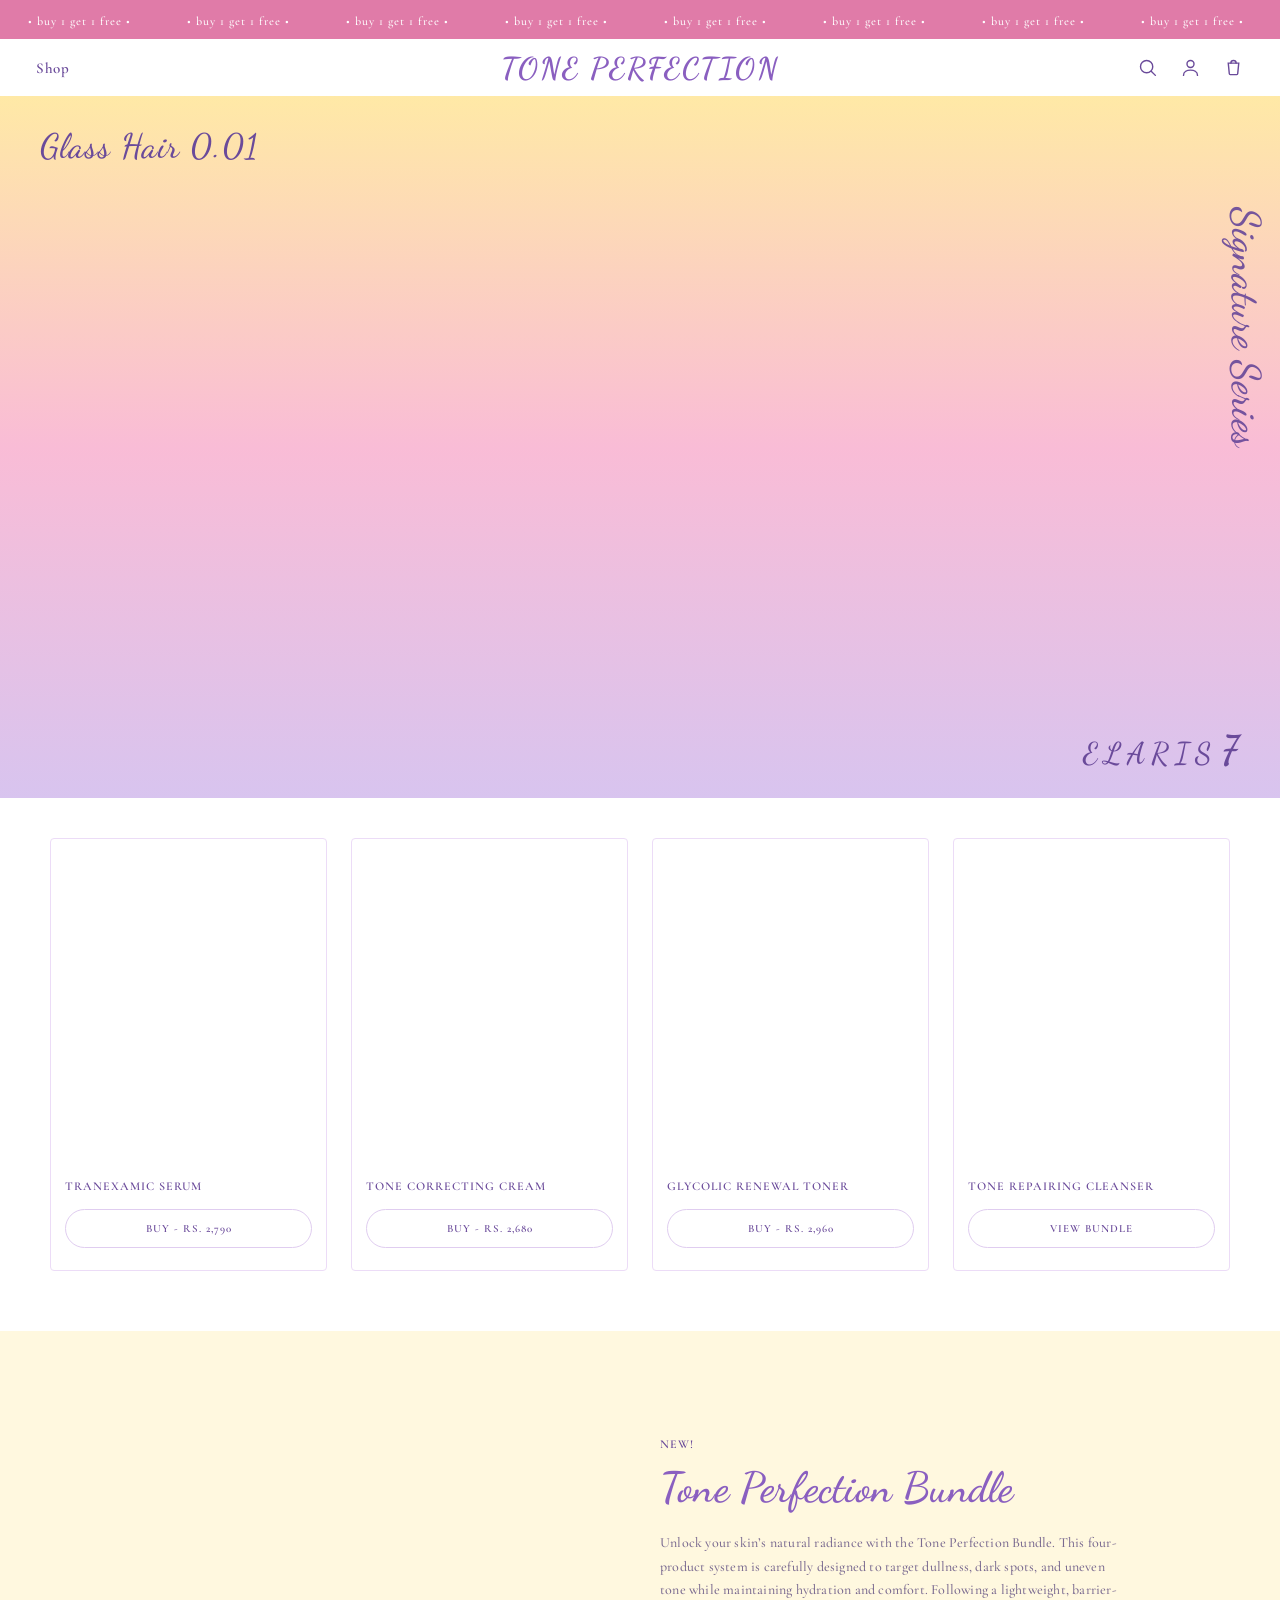
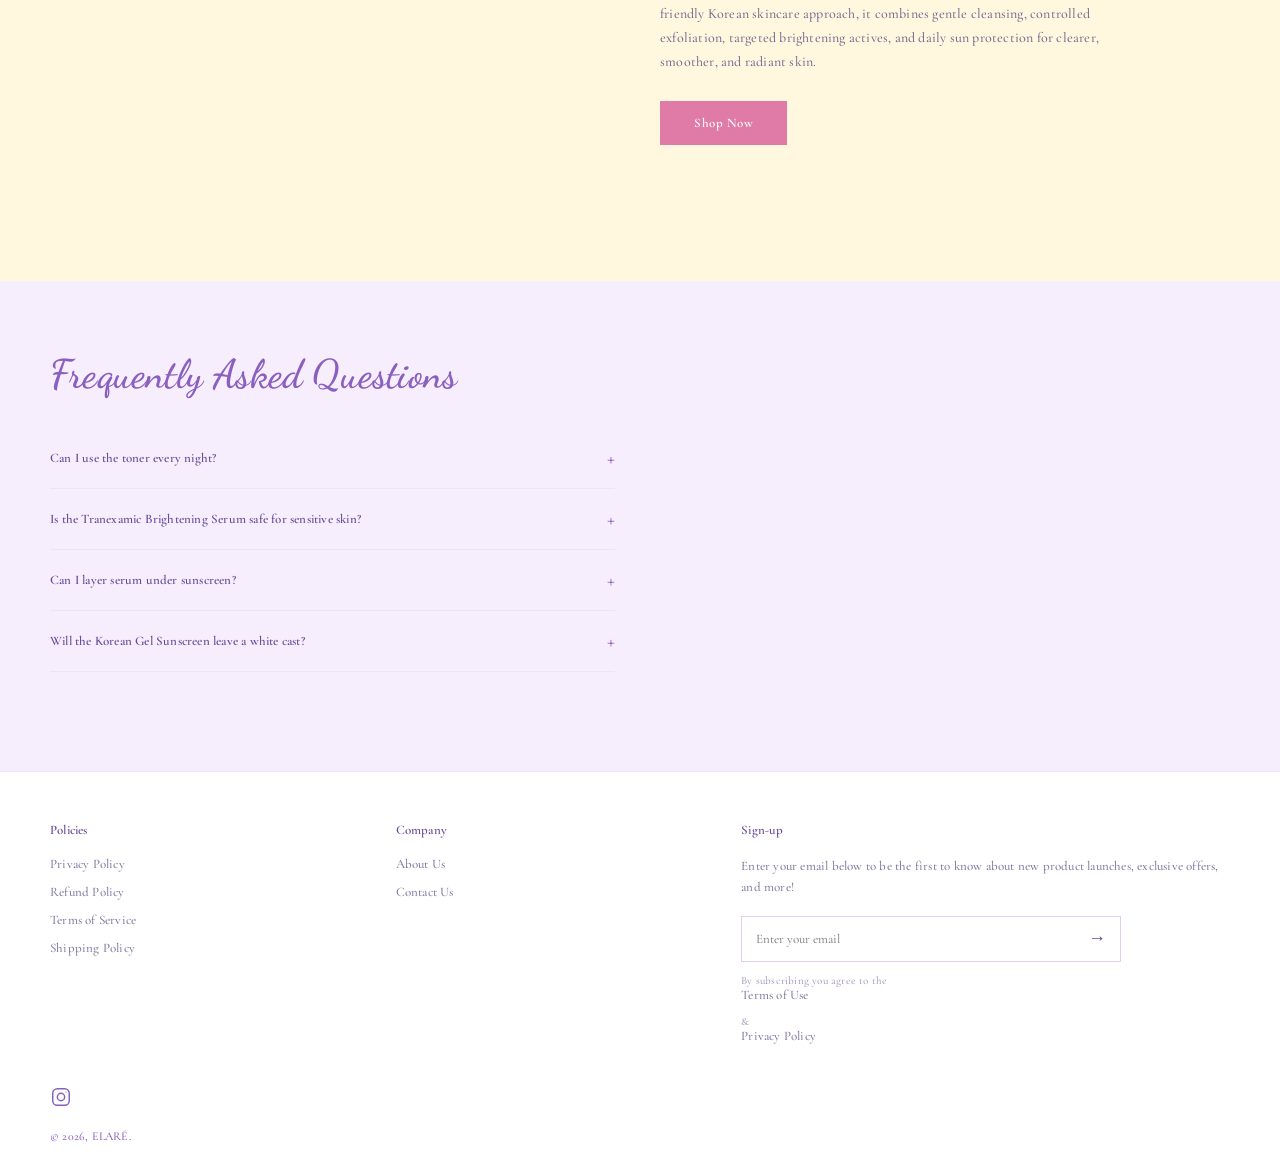
<file: index.html>
<!DOCTYPE html>
<html lang="en">
<head>
  <meta charset="UTF-8" />
  <meta name="viewport" content="width=device-width, initial-scale=1.0" />
  <title>TONE PERFECTION</title>
  <link rel="preconnect" href="https://fonts.googleapis.com" />
  <link rel="preconnect" href="https://fonts.gstatic.com" crossorigin />
  <link href="https://fonts.googleapis.com/css2?family=Cormorant+Garamond:ital,wght@0,400;0,500;0,600;1,500&family=Dancing+Script:wght@400;500;600;700&display=swap" rel="stylesheet" />
  <style>
    * { margin: 0; padding: 0; box-sizing: border-box; }

    body {
      font-family: 'Cormorant Garamond', serif;
      font-weight: 500;
      font-size: 17px;
      letter-spacing: 0.2px;
      color: #6a4a9a;
      background: #ffffff;
    }

    /* ---------- Announcement bar ---------- */
    .announcement {
      background: #e07ba8;
      color: #ffffff;
      overflow: hidden;
      white-space: nowrap;
      padding: 9px 0;
    }
    .announcement-track {
      display: inline-flex;
      width: max-content;
      font-size: 12px;
      letter-spacing: 1px;
      animation: marquee 22s linear infinite;
    }
    .announcement-track span {
      padding: 0 28px;
    }
    @keyframes marquee {
      from { transform: translateX(0); }
      to   { transform: translateX(-50%); }
    }

    /* ---------- Navbar ---------- */
    .navbar {
      display: flex;
      align-items: center;
      justify-content: space-between;
      padding: 18px 36px;
      background: #ffffff;
      position: relative;
    }
    .nav-left .shop-link {
      font-size: 15px;
      font-weight: 600;
      color: #6a4a9a;
      text-decoration: none;
      letter-spacing: 0.5px;
    }
    .nav-logo {
      position: absolute;
      left: 50%;
      transform: translateX(-50%);
      font-family: 'Dancing Script', cursive;
      font-size: 30px;
      font-weight: 700;
      letter-spacing: 2px;
      white-space: nowrap;
      color: #8a5fc0;
    }
    .nav-right {
      display: flex;
      align-items: center;
      gap: 22px;
    }
    .nav-right .icon {
      width: 21px;
      height: 21px;
      stroke: #6a4a9a;
      cursor: pointer;
    }
    .hamburger { display: none; flex-direction: column; gap: 5px; cursor: pointer; }
    .hamburger span { display: block; width: 24px; height: 2px; background: #6a4a9a; }

    /* ---------- Hero ---------- */
    .hero {
      position: relative;
      height: 78vh;
      min-height: 460px;
      /* sky -> peach gradient placeholder (product image area left empty) */
      background: linear-gradient(180deg, #ffe9a6 0%, #f9bcd6 50%, #d8c4ef 100%);
      overflow: hidden;
    }
    .hero-title {
      position: absolute;
      top: 30px;
      left: 40px;
      font-family: 'Dancing Script', cursive;
      font-size: 34px;
      font-weight: 500;
      color: #6a4a9a;
      letter-spacing: 1px;
    }
    .hero-series {
      position: absolute;
      top: 50%;
      right: 34px;
      transform: translateY(-50%) rotate(90deg);
      transform-origin: right center;
      font-family: 'Dancing Script', cursive;
      font-size: 40px;
      color: #6a4a9a;
      opacity: 0.92;
      white-space: nowrap;
    }
    /* EMPTY image placeholder area in the center of the hero */
    .hero-image-area {
      position: absolute;
      left: 50%;
      bottom: 0;
      transform: translateX(-50%);
      width: 60%;
      height: 80%;
      /* intentionally left empty for product image */
    }
    .hero-brand {
      position: absolute;
      bottom: 24px;
      right: 36px;
      font-family: 'Dancing Script', cursive;
      font-size: 30px;
      letter-spacing: 6px;
      color: #6a4a9a;
      display: flex;
      align-items: baseline;
      gap: 4px;
    }
    .hero-brand .seven { font-size: 40px; font-weight: 600; }

    /* ---------- Responsive / Mobile ---------- */
    @media (max-width: 768px) {
      .navbar { padding: 16px 20px; }
      .nav-left .shop-link { display: none; }
      .hamburger { display: flex; }
      .nav-logo { font-size: 18px; letter-spacing: 1px; }
      .nav-right { gap: 16px; }
      .nav-right .account { display: none; }

      .hero { height: 70vh; min-height: 380px; }
      .hero-title { font-size: 22px; top: 22px; left: 22px; }
      .hero-series { font-size: 26px; right: 20px; }
      .hero-image-area { width: 78%; }
      .hero-brand { font-size: 20px; letter-spacing: 4px; bottom: 18px; right: 22px; }
      .hero-brand .seven { font-size: 28px; }

      .announcement-track { font-size: 10px; }
    }

    /* ---------- Products section ---------- */
    .products {
      padding: 40px 36px 60px;
      background: #ffffff;
    }
    .products-grid {
      display: grid;
      grid-template-columns: repeat(4, 1fr);
      gap: 24px;
      max-width: 1180px;
      margin: 0 auto;
    }
    .product-card {
      border: 1px solid #ecdcf7;
      border-radius: 4px;
      padding: 14px 14px 22px;
      display: flex;
      flex-direction: column;
      align-items: center;
      text-align: center;
      background: #ffffff;
    }
    /* EMPTY product image placeholder */
    .product-image-area {
      width: 100%;
      height: 320px;
      /* intentionally left empty for product image */
    }
    .product-name {
      font-size: 12px;
      font-weight: 600;
      letter-spacing: 1px;
      color: #6a4a9a;
      align-self: flex-start;
      margin: 6px 0 16px;
    }
    .product-btn {
      width: 100%;
      padding: 12px 0;
      border: 1px solid #e0cdf0;
      border-radius: 30px;
      background: transparent;
      font-family: 'Cormorant Garamond', serif;
      font-size: 11px;
      font-weight: 600;
      letter-spacing: 1px;
      color: #6a4a9a;
      cursor: pointer;
      transition: background 0.2s, color 0.2s;
    }
    .product-btn:hover { background: #e07ba8; color: #fff; border-color: #e07ba8; }

    @media (max-width: 768px) {
      .products { padding: 28px 0 40px 18px; }
      .products-grid {
        display: flex;
        gap: 16px;
        overflow-x: auto;
        scroll-snap-type: x mandatory;
        padding-bottom: 8px;
        -webkit-overflow-scrolling: touch;
      }
      .products-grid::-webkit-scrollbar { display: none; }
      .product-card {
        flex: 0 0 78%;
        scroll-snap-align: start;
      }
      .product-image-area { height: 340px; }
    }

    /* ---------- Bundle section ---------- */
    .bundle {
      background: #fff8df;   /* soft yellow */
      padding: 50px 36px 80px;
    }
    .bundle-inner {
      display: grid;
      grid-template-columns: 1fr 1fr;
      align-items: center;
      gap: 40px;
      max-width: 1180px;
      margin: 0 auto;
    }
    /* EMPTY bundle image placeholder */
    .bundle-image-area {
      width: 100%;
      height: 420px;
      /* intentionally left empty for product image */
    }
    .bundle-content { max-width: 460px; }
    .bundle-tag {
      font-size: 12px;
      font-weight: 600;
      letter-spacing: 1px;
      color: #6a4a9a;
      margin-bottom: 14px;
    }
    .bundle-title {
      font-family: 'Dancing Script', cursive;
      font-size: 42px;
      font-weight: 600;
      color: #8a5fc0;
      margin-bottom: 20px;
      line-height: 1.1;
    }
    .bundle-text {
      font-size: 14px;
      line-height: 1.7;
      color: #7a6a90;
      margin-bottom: 28px;
    }
    .bundle-btn {
      padding: 14px 34px;
      border: none;
      background: #e07ba8;
      color: #fff;
      font-family: 'Cormorant Garamond', serif;
      font-size: 13px;
      font-weight: 600;
      letter-spacing: 0.5px;
      cursor: pointer;
      transition: background 0.2s;
    }
    .bundle-btn:hover { background: #d4659a; }

    @media (max-width: 768px) {
      .bundle { padding: 30px 22px 50px; }
      .bundle-inner {
        grid-template-columns: 1fr;
        gap: 24px;
        text-align: center;
      }
      .bundle-content { max-width: 100%; }
      .bundle-image-area { height: 320px; }
      .bundle-title { font-size: 32px; }
      .bundle-btn { width: 100%; }
    }

    /* ---------- FAQ section ---------- */
    .faq {
      background: #f6eefc;   /* soft light purple */
      padding: 50px 36px 80px;
    }
    .faq-inner {
      display: grid;
      grid-template-columns: 1fr 1fr;
      align-items: center;
      gap: 50px;
      max-width: 1180px;
      margin: 0 auto;
    }
    .faq-title {
      font-family: 'Dancing Script', cursive;
      font-size: 40px;
      font-weight: 600;
      color: #8a5fc0;
      margin-bottom: 30px;
    }
    .faq-item {
      border-bottom: 1px solid #efe4f6;
    }
    .faq-item summary {
      list-style: none;
      cursor: pointer;
      display: flex;
      justify-content: space-between;
      align-items: center;
      gap: 16px;
      padding: 18px 0;
      font-size: 13px;
      font-weight: 600;
      color: #6a4a9a;
    }
    .faq-item summary::-webkit-details-marker { display: none; }
    .faq-item summary .plus {
      font-size: 20px;
      font-weight: 400;
      color: #8a5fc0;
      transition: transform 0.2s;
    }
    .faq-item[open] summary .plus { transform: rotate(45deg); }
    .faq-answer {
      font-size: 13px;
      line-height: 1.7;
      color: #7a6a90;
      padding: 0 0 18px;
    }
    /* EMPTY faq image placeholder */
    .faq-image-area {
      width: 100%;
      height: 360px;
      /* intentionally left empty for image */
    }

    @media (max-width: 768px) {
      .faq { padding: 30px 22px 50px; }
      .faq-inner {
        grid-template-columns: 1fr;
        gap: 28px;
      }
      .faq-title { font-size: 30px; }
      .faq-image-area { height: 300px; order: -1; }
    }

    /* ---------- Footer ---------- */
    .footer {
      border-top: 1px solid #efe4f6;
      padding: 50px 36px 30px;
    }
    .footer-top {
      display: grid;
      grid-template-columns: 1fr 1fr 1.6fr;
      gap: 40px;
      max-width: 1180px;
      margin: 0 auto;
    }
    .footer-col summary {
      list-style: none;
      display: flex;
      justify-content: space-between;
      align-items: center;
      font-size: 13px;
      font-weight: 600;
      color: #6a4a9a;
      margin-bottom: 18px;
      pointer-events: none;   /* desktop: not clickable */
      cursor: default;
    }
    .footer-col summary::-webkit-details-marker { display: none; }
    .footer-col .plus { font-size: 18px; color: #8a5fc0; display: none; }
    .footer-links { display: block; }      /* always open on desktop */
    .footer-links a {
      display: block;
      font-size: 13px;
      color: #8377a0;
      text-decoration: none;
      margin-bottom: 12px;
    }
    .footer-links a:hover { color: #8a5fc0; }

    .signup-text { font-size: 13px; line-height: 1.6; color: #8377a0; margin-bottom: 18px; }
    .signup-form {
      display: flex;
      align-items: center;
      border: 1px solid #e0cdf0;
      max-width: 380px;
      padding: 4px 6px 4px 14px;
    }
    .signup-form input {
      flex: 1;
      border: none;
      outline: none;
      font-family: 'Cormorant Garamond', serif;
      font-size: 13px;
      padding: 10px 0;
      background: transparent;
      color: #6a4a9a;
    }
    .signup-form button {
      border: none;
      background: transparent;
      font-size: 18px;
      cursor: pointer;
      color: #6a4a9a;
      padding: 0 8px;
    }
    .signup-note { font-size: 11px; color: #a99bbf; margin-top: 12px; }
    .signup-note a { color: #8377a0; }

    .footer-bottom {
      max-width: 1180px;
      margin: 30px auto 0;
    }
    .footer-ig {
      width: 22px; height: 22px;
      stroke: #8a5fc0; fill: none;
      margin-bottom: 16px;
    }
    .footer-copy { font-size: 12px; color: #8a5fc0; }

    @media (max-width: 768px) {
      .footer { padding: 30px 22px 24px; }
      .footer-top { grid-template-columns: 1fr; gap: 0; }
      .footer-col {
        border-bottom: 1px solid #efe4f6;
        padding: 16px 0;
      }
      .footer-col summary { margin-bottom: 0; cursor: pointer; pointer-events: auto; }
      .footer-col .plus { display: block; }
      .footer-col:not([open]) .footer-links { display: none; }
      .footer-col[open] .footer-links { margin-top: 16px; }
      .footer-bottom { text-align: right; }
      .footer-ig { margin-right: auto; }
      .footer-copy { text-align: right; }
    }
  </style>
</head>
<body>

  <!-- Announcement bar (non-stop right-to-left marquee) -->
  <div class="announcement">
    <div class="announcement-track">
      <span>• buy 1 get 1 free •</span>
      <span>• buy 1 get 1 free •</span>
      <span>• buy 1 get 1 free •</span>
      <span>• buy 1 get 1 free •</span>
      <span>• buy 1 get 1 free •</span>
      <span>• buy 1 get 1 free •</span>
      <span>• buy 1 get 1 free •</span>
      <span>• buy 1 get 1 free •</span>
      <!-- duplicate set for seamless loop -->
      <span>• buy 1 get 1 free •</span>
      <span>• buy 1 get 1 free •</span>
      <span>• buy 1 get 1 free •</span>
      <span>• buy 1 get 1 free •</span>
      <span>• buy 1 get 1 free •</span>
      <span>• buy 1 get 1 free •</span>
      <span>• buy 1 get 1 free •</span>
      <span>• buy 1 get 1 free •</span>
    </div>
  </div>

  <!-- Navbar -->
  <nav class="navbar">
    <div class="nav-left">
      <div class="hamburger" aria-label="Menu">
        <span></span><span></span><span></span>
      </div>
      <a href="#" class="shop-link">Shop</a>
    </div>

    <div class="nav-logo">TONE PERFECTION</div>

    <div class="nav-right">
      <!-- Search -->
      <svg class="icon" viewBox="0 0 24 24" fill="none" stroke-width="1.6" stroke-linecap="round">
        <circle cx="11" cy="11" r="7"></circle>
        <line x1="21" y1="21" x2="16.5" y2="16.5"></line>
      </svg>
      <!-- Account -->
      <svg class="icon account" viewBox="0 0 24 24" fill="none" stroke-width="1.6" stroke-linecap="round">
        <circle cx="12" cy="8" r="4"></circle>
        <path d="M4 21c0-4 4-6 8-6s8 2 8 6"></path>
      </svg>
      <!-- Cart -->
      <svg class="icon" viewBox="0 0 24 24" fill="none" stroke-width="1.6" stroke-linecap="round">
        <path d="M6 7h12l-1.2 12.2a1 1 0 0 1-1 .9H8.2a1 1 0 0 1-1-.9L6 7z"></path>
        <path d="M9 7a3 3 0 0 1 6 0"></path>
      </svg>
    </div>
  </nav>

  <!-- Hero (product image area left EMPTY) -->
  <section class="hero">
    <h1 class="hero-title">Glass Hair 0.01</h1>
    <div class="hero-series">Signature Series</div>

    <!-- Empty placeholder for product image -->
    <div class="hero-image-area"></div>

    <div class="hero-brand"><span>ELARIS</span><span class="seven">7</span></div>
  </section>

  <!-- Products (image areas left EMPTY) -->
  <section class="products">
    <div class="products-grid">

      <div class="product-card">
        <div class="product-image-area"></div>
        <div class="product-name">TRANEXAMIC SERUM</div>
        <button class="product-btn">BUY - RS. 2,790</button>
      </div>

      <div class="product-card">
        <div class="product-image-area"></div>
        <div class="product-name">TONE CORRECTING CREAM</div>
        <button class="product-btn">BUY - RS. 2,680</button>
      </div>

      <div class="product-card">
        <div class="product-image-area"></div>
        <div class="product-name">GLYCOLIC RENEWAL TONER</div>
        <button class="product-btn">BUY - RS. 2,960</button>
      </div>

      <div class="product-card">
        <div class="product-image-area"></div>
        <div class="product-name">TONE REPAIRING CLEANSER</div>
        <button class="product-btn">VIEW BUNDLE</button>
      </div>

    </div>
  </section>

  <!-- Bundle (image area left EMPTY) -->
  <section class="bundle">
    <div class="bundle-inner">
      <div class="bundle-image-area"></div>
      <div class="bundle-content">
        <div class="bundle-tag">NEW!</div>
        <h2 class="bundle-title">Tone Perfection Bundle</h2>
        <p class="bundle-text">Unlock your skin’s natural radiance with the Tone Perfection Bundle. This four-product system is carefully designed to target dullness, dark spots, and uneven tone while maintaining hydration and comfort. Following a lightweight, barrier-friendly Korean skincare approach, it combines gentle cleansing, controlled exfoliation, targeted brightening actives, and daily sun protection for clearer, smoother, and radiant skin.</p>
        <button class="bundle-btn">Shop Now</button>
      </div>
    </div>
  </section>

  <!-- FAQ (image area left EMPTY) -->
  <section class="faq">
    <div class="faq-inner">
    <div class="faq-list">
      <h2 class="faq-title">Frequently Asked Questions</h2>

      <details class="faq-item">
        <summary>Can I use the toner every night? <span class="plus">+</span></summary>
        <div class="faq-answer">Start 2–3 times per week and increase as tolerated to avoid irritation from exfoliating acids.</div>
      </details>

      <details class="faq-item">
        <summary>Is the Tranexamic Brightening Serum safe for sensitive skin? <span class="plus">+</span></summary>
        <div class="faq-answer">Yes. It combines gentle brightening actives with soothing ingredients like centella to calm the skin.</div>
      </details>

      <details class="faq-item">
        <summary>Can I layer serum under sunscreen? <span class="plus">+</span></summary>
        <div class="faq-answer">Absolutely. Applying serum first enhances hydration and allows sunscreen to absorb evenly.</div>
      </details>

      <details class="faq-item">
        <summary>Will the Korean Gel Sunscreen leave a white cast? <span class="plus">+</span></summary>
        <div class="faq-answer">No. It blends effortlessly, leaving a lightweight, non-greasy finish suitable for all skin.</div>
      </details>
    </div>

    <div class="faq-image-area"></div>
    </div>
  </section>

  <!-- Footer -->
  <footer class="footer">
    <div class="footer-top">

      <details class="footer-col">
        <summary>Policies <span class="plus">+</span></summary>
        <div class="footer-links">
          <a href="#">Privacy Policy</a>
          <a href="#">Refund Policy</a>
          <a href="#">Terms of Service</a>
          <a href="#">Shipping Policy</a>
        </div>
      </details>

      <details class="footer-col">
        <summary>Company <span class="plus">+</span></summary>
        <div class="footer-links">
          <a href="#">About Us</a>
          <a href="#">Contact Us</a>
        </div>
      </details>

      <details class="footer-col">
        <summary>Sign-up <span class="plus">+</span></summary>
        <div class="footer-links">
          <p class="signup-text">Enter your email below to be the first to know about new product launches, exclusive offers, and more!</p>
          <form class="signup-form" onsubmit="return false;">
            <input type="email" placeholder="Enter your email" />
            <button type="submit" aria-label="Subscribe">&#8594;</button>
          </form>
          <p class="signup-note">By subscribing you agree to the <a href="#">Terms of Use</a> &amp; <a href="#">Privacy Policy</a></p>
        </div>
      </details>

    </div>

    <div class="footer-bottom">
      <svg class="footer-ig" viewBox="0 0 24 24" stroke-width="1.6" stroke-linecap="round">
        <rect x="3" y="3" width="18" height="18" rx="5"></rect>
        <circle cx="12" cy="12" r="4"></circle>
        <circle cx="17.5" cy="6.5" r="0.6" fill="#8a5fc0" stroke="none"></circle>
      </svg>
      <div class="footer-copy">© 2026, ELARÉ.</div>
    </div>
  </footer>

  <script>
    // Footer columns: always open on desktop, collapsible on mobile
    (function () {
      var desktopMQ = window.matchMedia('(min-width: 769px)');
      function syncFooter() {
        var isDesktop = desktopMQ.matches;
        document.querySelectorAll('.footer-col').forEach(function (col) {
          if (isDesktop) col.open = true;
          else col.open = false;
        });
      }
      syncFooter();
      desktopMQ.addEventListener('change', syncFooter);
    })();
  </script>

</body>
</html>
</file>
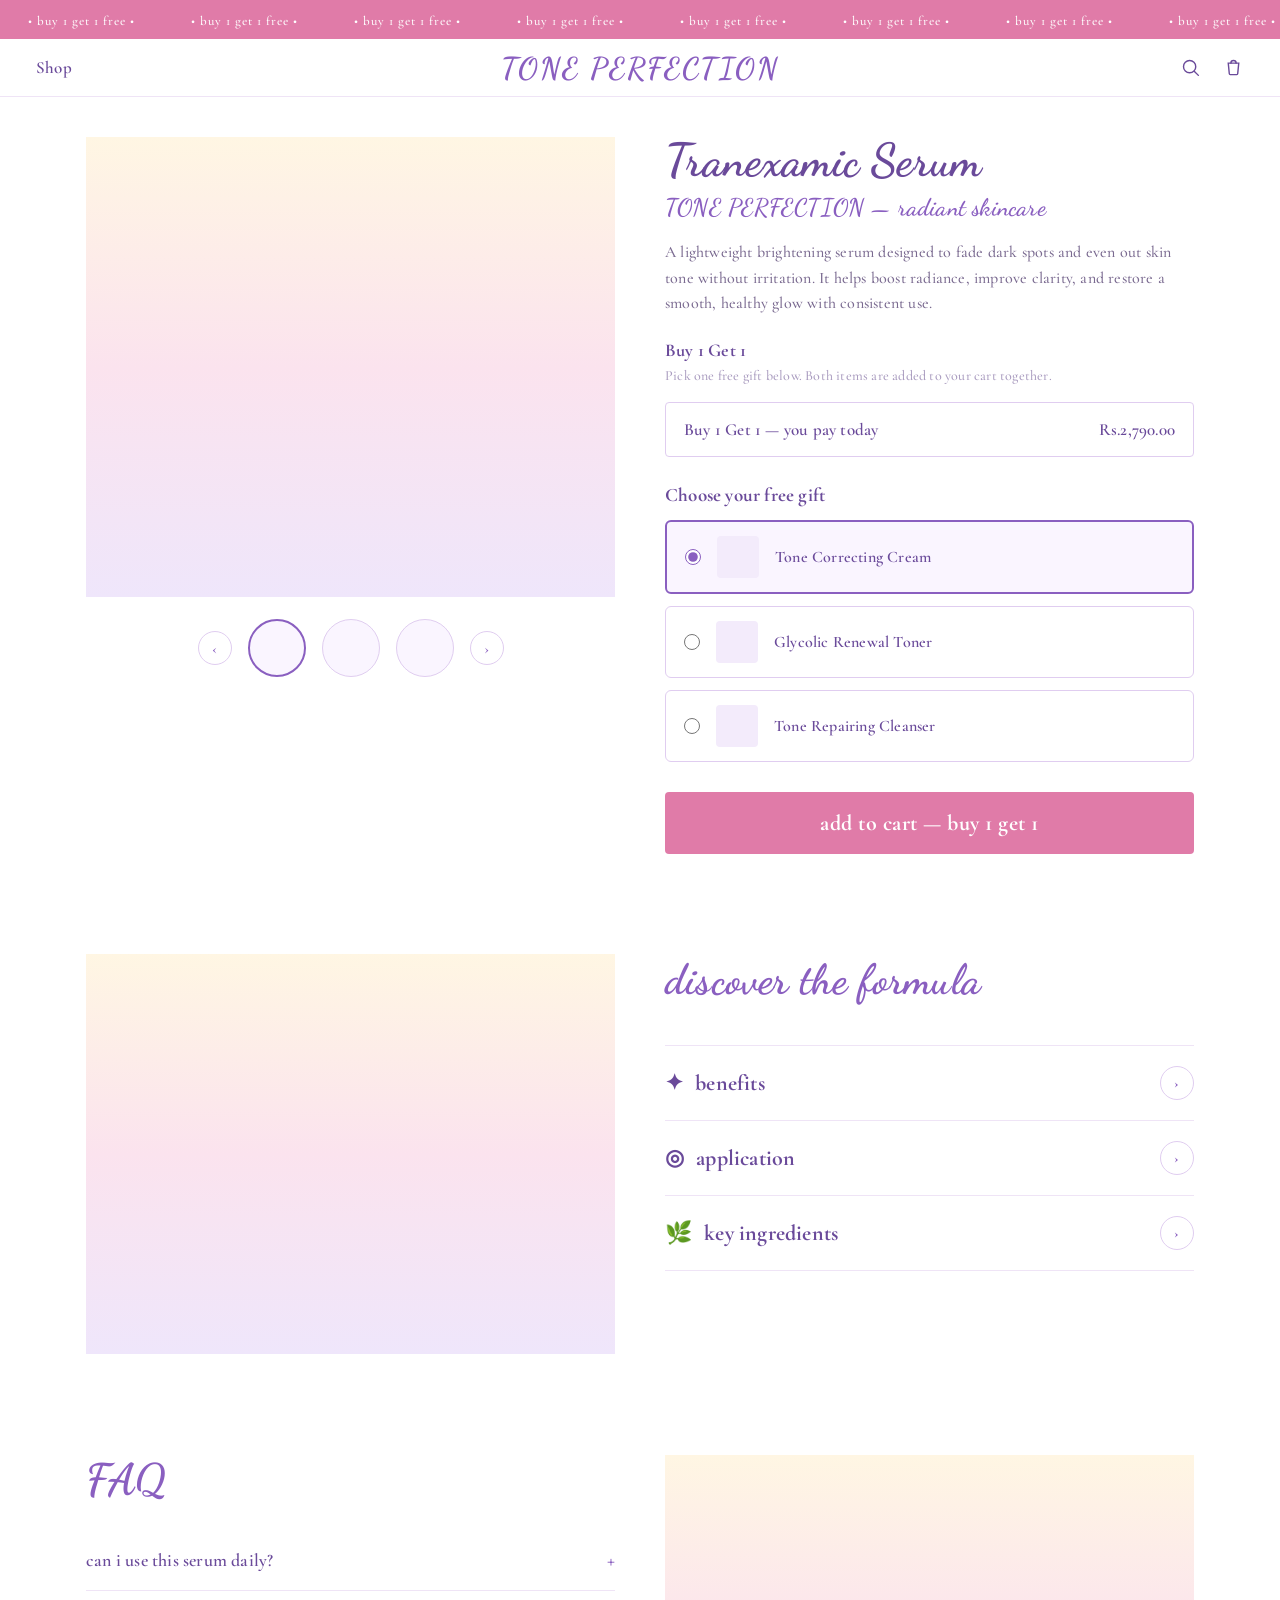
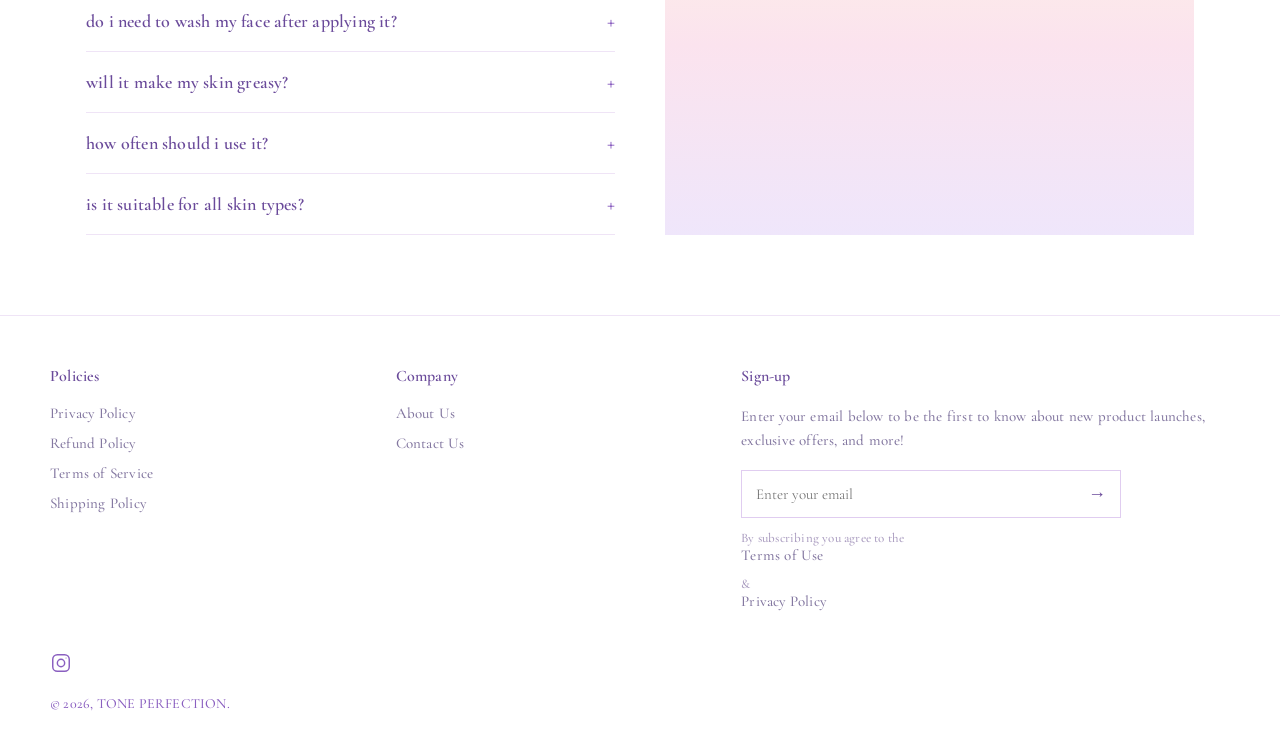
<file: product.html>
<!DOCTYPE html>
<html lang="en">
<head>
  <meta charset="UTF-8" />
  <meta name="viewport" content="width=device-width, initial-scale=1.0" />
  <title>Tranexamic Serum — TONE PERFECTION</title>
  <link rel="preconnect" href="https://fonts.googleapis.com" />
  <link rel="preconnect" href="https://fonts.gstatic.com" crossorigin />
  <link href="https://fonts.googleapis.com/css2?family=Cormorant+Garamond:ital,wght@0,400;0,500;0,600;1,500&family=Dancing+Script:wght@400;500;600;700&display=swap" rel="stylesheet" />
  <style>
    * { margin: 0; padding: 0; box-sizing: border-box; }

    body {
      font-family: 'Cormorant Garamond', serif;
      font-weight: 500;
      font-size: 17px;
      letter-spacing: 0.2px;
      color: #6a4a9a;
      background: #ffffff;
    }

    /* ---------- Announcement bar ---------- */
    .announcement {
      background: #e07ba8;
      color: #ffffff;
      overflow: hidden;
      white-space: nowrap;
      padding: 9px 0;
    }
    .announcement-track {
      display: inline-flex;
      width: max-content;
      font-size: 13px;
      letter-spacing: 1px;
      animation: marquee 22s linear infinite;
    }
    .announcement-track span { padding: 0 28px; }
    @keyframes marquee {
      from { transform: translateX(0); }
      to   { transform: translateX(-50%); }
    }

    /* ---------- Navbar ---------- */
    .navbar {
      display: flex;
      align-items: center;
      justify-content: space-between;
      padding: 18px 36px;
      background: #ffffff;
      position: relative;
      border-bottom: 1px solid #efe4f6;
    }
    .nav-left .shop-link {
      font-size: 17px;
      font-weight: 600;
      color: #6a4a9a;
      text-decoration: none;
    }
    .nav-logo {
      font-family: 'Dancing Script', cursive;
      position: absolute;
      left: 50%;
      transform: translateX(-50%);
      font-size: 30px;
      font-weight: 700;
      letter-spacing: 2px;
      white-space: nowrap;
      color: #8a5fc0;
      text-decoration: none;
    }
    .nav-right { display: flex; align-items: center; gap: 22px; }
    .nav-right .icon { width: 21px; height: 21px; stroke: #6a4a9a; cursor: pointer; }
    .hamburger { display: none; flex-direction: column; gap: 5px; cursor: pointer; }
    .hamburger span { display: block; width: 24px; height: 2px; background: #6a4a9a; }

    /* ---------- Product layout ---------- */
    .product {
      display: grid;
      grid-template-columns: 1fr 1fr;
      gap: 50px;
      max-width: 1180px;
      margin: 0 auto;
      padding: 40px 36px 80px;
    }

    /* Gallery */
    .gallery-main {
      width: 100%;
      height: 460px;
      background: linear-gradient(180deg, #fff6e3 0%, #fbe3ee 50%, #efe6fb 100%);
      /* image area left EMPTY */
    }
    .gallery-thumbs {
      display: flex;
      align-items: center;
      justify-content: center;
      gap: 16px;
      margin-top: 22px;
    }
    .thumb-arrow {
      width: 34px; height: 34px;
      border: 1px solid #e0cdf0;
      border-radius: 50%;
      display: flex; align-items: center; justify-content: center;
      cursor: pointer;
      color: #8a5fc0;
      background: #fff;
      flex-shrink: 0;
    }
    .thumb {
      width: 58px; height: 58px;
      border-radius: 50%;
      border: 1px solid #e0cdf0;
      background: #faf5ff;
      /* thumbnail image area left EMPTY */
    }
    .thumb.active { border: 2px solid #8a5fc0; }

    /* Info */
    .p-title { font-family: 'Dancing Script', cursive; font-size: 46px; font-weight: 700; color: #6a4a9a; line-height: 1.05; }
    .p-subtitle { font-family: 'Dancing Script', cursive; font-size: 24px; font-weight: 600; color: #8a5fc0; margin: 8px 0 18px; }
    .p-desc { font-size: 16px; line-height: 1.6; color: #7a6a90; margin-bottom: 22px; }
    .p-offer-label { font-size: 18px; font-weight: 700; color: #6a4a9a; }
    .p-offer-note { font-size: 14px; color: #a99bbf; margin: 6px 0 18px; }

    .price-box {
      display: flex;
      justify-content: space-between;
      align-items: center;
      border: 1px solid #e0cdf0;
      border-radius: 4px;
      padding: 16px 18px;
      font-size: 17px;
      font-weight: 600;
      color: #6a4a9a;
      margin-bottom: 26px;
      cursor: pointer;
    }
    .price-box .price { color: #6a4a9a; }

    .gift-heading { font-size: 19px; font-weight: 700; color: #6a4a9a; margin-bottom: 14px; }
    .gift-option {
      display: flex;
      align-items: center;
      gap: 16px;
      border: 1px solid #e0cdf0;
      border-radius: 6px;
      padding: 14px 18px;
      margin-bottom: 12px;
      cursor: pointer;
    }
    .gift-option:has(input:checked) {
      border: 2px solid #8a5fc0;
      background: #faf5ff;
    }
    .gift-option input { width: 16px; height: 16px; accent-color: #8a5fc0; cursor: pointer; }
    .gift-thumb {
      width: 42px; height: 42px;
      border-radius: 4px;
      background: #f3ebfb;
      flex-shrink: 0;
      /* gift image area left EMPTY */
    }
    .gift-name { font-size: 16px; font-weight: 600; color: #6a4a9a; }

    .add-cart {
      width: 100%;
      margin-top: 18px;
      padding: 18px 0;
      border: none;
      border-radius: 4px;
      background: #e07ba8;
      color: #ffffff;
      font-family: 'Cormorant Garamond', serif;
      font-size: 22px;
      font-weight: 700;
      letter-spacing: 0.5px;
      cursor: pointer;
      transition: background 0.2s;
    }
    .add-cart:hover { background: #d4659a; }

    /* ---------- Discover the formula ---------- */
    .formula {
      display: grid;
      grid-template-columns: 1fr 1fr;
      gap: 50px;
      align-items: start;
      max-width: 1180px;
      margin: 0 auto;
      padding: 20px 36px 80px;
    }
    .formula-image-area {
      width: 100%;
      height: 400px;
      background: linear-gradient(180deg, #fff6e3 0%, #fbe3ee 50%, #efe6fb 100%);
      /* image area left EMPTY */
    }
    .formula-title {
      font-family: 'Dancing Script', cursive;
      font-size: 42px;
      font-weight: 700;
      color: #8a5fc0;
      margin-bottom: 40px;
    }
    .acc-item { border-top: 1px solid #efe4f6; }
    .acc-item:last-child { border-bottom: 1px solid #efe4f6; }
    .acc-head {
      display: flex;
      align-items: center;
      gap: 12px;
      padding: 20px 0;
      cursor: pointer;
      font-size: 22px;
      font-weight: 700;
      color: #6a4a9a;
      user-select: none;
    }
    .acc-head .acc-label { flex: 1; }
    .acc-arrow {
      width: 34px; height: 34px;
      border: 1px solid #e0cdf0;
      border-radius: 50%;
      display: flex; align-items: center; justify-content: center;
      color: #8a5fc0;
      font-size: 15px;
      flex-shrink: 0;
      transition: transform 0.35s ease;
    }
    .acc-item.open .acc-arrow { transform: rotate(90deg); }
    /* smooth open via grid rows 0fr -> 1fr */
    .acc-body {
      display: grid;
      grid-template-rows: 0fr;
      transition: grid-template-rows 0.4s ease;
    }
    .acc-item.open .acc-body { grid-template-rows: 1fr; }
    .acc-body-inner { overflow: hidden; }
    .acc-text {
      font-size: 16px;
      line-height: 1.6;
      color: #7a6a90;
      padding: 0 0 22px 30px;
    }

    /* ---------- Product FAQ ---------- */
    .pfaq {
      display: grid;
      grid-template-columns: 1fr 1fr;
      gap: 50px;
      align-items: center;
      max-width: 1180px;
      margin: 0 auto;
      padding: 20px 36px 80px;
    }
    .pfaq-title { font-family: 'Dancing Script', cursive; font-size: 44px; font-weight: 700; color: #8a5fc0; margin-bottom: 24px; }
    .pfaq-item { border-bottom: 1px solid #efe4f6; }
    .pfaq-head {
      display: flex;
      justify-content: space-between;
      align-items: center;
      gap: 16px;
      padding: 18px 0;
      cursor: pointer;
      font-size: 18px;
      font-weight: 600;
      color: #6a4a9a;
      user-select: none;
    }
    .pfaq-head .pfaq-plus { font-size: 20px; color: #8a5fc0; transition: transform 0.35s ease; }
    .pfaq-item.open .pfaq-head .pfaq-plus { transform: rotate(45deg); }
    .pfaq-body {
      display: grid;
      grid-template-rows: 0fr;
      transition: grid-template-rows 0.4s ease;
    }
    .pfaq-item.open .pfaq-body { grid-template-rows: 1fr; }
    .pfaq-body-inner { overflow: hidden; }
    .pfaq-text { font-size: 15px; line-height: 1.6; color: #7a6a90; padding: 0 0 18px; }
    .pfaq-image-area {
      width: 100%;
      height: 380px;
      background: linear-gradient(180deg, #fff6e3 0%, #fbe3ee 50%, #efe6fb 100%);
      /* image area left EMPTY */
    }

    /* ---------- Footer ---------- */
    .footer {
      border-top: 1px solid #efe4f6;
      padding: 50px 36px 30px;
    }
    .footer-top {
      display: grid;
      grid-template-columns: 1fr 1fr 1.6fr;
      gap: 40px;
      max-width: 1180px;
      margin: 0 auto;
    }
    .footer-col summary {
      list-style: none;
      display: flex;
      justify-content: space-between;
      align-items: center;
      font-size: 16px;
      font-weight: 600;
      color: #6a4a9a;
      margin-bottom: 18px;
      pointer-events: none;
      cursor: default;
    }
    .footer-col summary::-webkit-details-marker { display: none; }
    .footer-col .plus { font-size: 18px; color: #8a5fc0; display: none; }
    .footer-links { display: block; }
    .footer-links a {
      display: block;
      font-size: 15px;
      color: #8377a0;
      text-decoration: none;
      margin-bottom: 12px;
    }
    .footer-links a:hover { color: #8a5fc0; }

    .signup-text { font-size: 15px; line-height: 1.6; color: #8377a0; margin-bottom: 18px; }
    .signup-form {
      display: flex;
      align-items: center;
      border: 1px solid #e0cdf0;
      max-width: 380px;
      padding: 4px 6px 4px 14px;
    }
    .signup-form input {
      flex: 1;
      border: none;
      outline: none;
      font-family: 'Cormorant Garamond', serif;
      font-size: 15px;
      padding: 10px 0;
      background: transparent;
      color: #6a4a9a;
    }
    .signup-form button {
      border: none;
      background: transparent;
      font-size: 18px;
      cursor: pointer;
      color: #6a4a9a;
      padding: 0 8px;
    }
    .signup-note { font-size: 13px; color: #a99bbf; margin-top: 12px; }
    .signup-note a { color: #8377a0; }

    .footer-bottom {
      max-width: 1180px;
      margin: 30px auto 0;
    }
    .footer-ig {
      width: 22px; height: 22px;
      stroke: #8a5fc0; fill: none;
      margin-bottom: 16px;
    }
    .footer-copy { font-size: 14px; color: #8a5fc0; }

    /* ---------- Mobile ---------- */
    @media (max-width: 768px) {
      .navbar { padding: 16px 20px; }
      .nav-left .shop-link { display: none; }
      .hamburger { display: flex; }
      .nav-logo { font-size: 18px; letter-spacing: 1px; }
      .nav-right { gap: 16px; }

      .product {
        grid-template-columns: 1fr;
        gap: 26px;
        padding: 24px 20px 50px;
      }
      .gallery-main { height: 340px; }
      .p-title { font-size: 30px; }
      .p-subtitle { font-size: 17px; }
      .announcement-track { font-size: 11px; }

      .formula {
        grid-template-columns: 1fr;
        gap: 26px;
        padding: 10px 20px 50px;
      }
      .formula-image-area { height: 300px; }
      .formula-title { font-size: 30px; margin-bottom: 24px; }

      .pfaq {
        grid-template-columns: 1fr;
        gap: 26px;
        padding: 10px 20px 50px;
      }
      .pfaq-image-area { height: 300px; order: -1; }
      .pfaq-title { font-size: 30px; }

      .footer { padding: 30px 22px 24px; }
      .footer-top { grid-template-columns: 1fr; gap: 0; }
      .footer-col {
        border-bottom: 1px solid #efe4f6;
        padding: 16px 0;
      }
      .footer-col summary { margin-bottom: 0; cursor: pointer; pointer-events: auto; }
      .footer-col .plus { display: block; }
      .footer-col:not([open]) .footer-links { display: none; }
      .footer-col[open] .footer-links { margin-top: 16px; }
      .footer-bottom { text-align: right; }
      .footer-ig { margin-right: auto; }
      .footer-copy { text-align: right; }
    }
  </style>
</head>
<body>

  <!-- Announcement bar (non-stop right-to-left marquee) -->
  <div class="announcement">
    <div class="announcement-track">
      <span>• buy 1 get 1 free •</span>
      <span>• buy 1 get 1 free •</span>
      <span>• buy 1 get 1 free •</span>
      <span>• buy 1 get 1 free •</span>
      <span>• buy 1 get 1 free •</span>
      <span>• buy 1 get 1 free •</span>
      <span>• buy 1 get 1 free •</span>
      <span>• buy 1 get 1 free •</span>
      <!-- duplicate set for seamless loop -->
      <span>• buy 1 get 1 free •</span>
      <span>• buy 1 get 1 free •</span>
      <span>• buy 1 get 1 free •</span>
      <span>• buy 1 get 1 free •</span>
      <span>• buy 1 get 1 free •</span>
      <span>• buy 1 get 1 free •</span>
      <span>• buy 1 get 1 free •</span>
      <span>• buy 1 get 1 free •</span>
    </div>
  </div>

  <!-- Navbar -->
  <nav class="navbar">
    <div class="nav-left">
      <div class="hamburger" aria-label="Menu"><span></span><span></span><span></span></div>
      <a href="index.html" class="shop-link">Shop</a>
    </div>
    <a href="index.html" class="nav-logo">TONE PERFECTION</a>
    <div class="nav-right">
      <svg class="icon" viewBox="0 0 24 24" fill="none" stroke-width="1.6" stroke-linecap="round">
        <circle cx="11" cy="11" r="7"></circle><line x1="21" y1="21" x2="16.5" y2="16.5"></line>
      </svg>
      <svg class="icon" viewBox="0 0 24 24" fill="none" stroke-width="1.6" stroke-linecap="round">
        <path d="M6 7h12l-1.2 12.2a1 1 0 0 1-1 .9H8.2a1 1 0 0 1-1-.9L6 7z"></path>
        <path d="M9 7a3 3 0 0 1 6 0"></path>
      </svg>
    </div>
  </nav>

  <!-- Product detail (all image areas left EMPTY) -->
  <section class="product">

    <!-- Left: gallery -->
    <div class="gallery">
      <div class="gallery-main"></div>
      <div class="gallery-thumbs">
        <div class="thumb-arrow" aria-label="Previous">&#8249;</div>
        <div class="thumb active"></div>
        <div class="thumb"></div>
        <div class="thumb"></div>
        <div class="thumb-arrow" aria-label="Next">&#8250;</div>
      </div>
    </div>

    <!-- Right: info -->
    <div class="info">
      <h1 class="p-title">Tranexamic Serum</h1>
      <div class="p-subtitle">TONE PERFECTION — radiant skincare</div>
      <p class="p-desc">A lightweight brightening serum designed to fade dark spots and even out skin tone without irritation. It helps boost radiance, improve clarity, and restore a smooth, healthy glow with consistent use.</p>

      <div class="p-offer-label">Buy 1 Get 1</div>
      <div class="p-offer-note">Pick one free gift below. Both items are added to your cart together.</div>

      <div class="price-box">
        <span>Buy 1 Get 1 — you pay today</span>
        <span class="price">Rs.2,790.00</span>
      </div>

      <div class="gift-heading">Choose your free gift</div>

      <label class="gift-option">
        <input type="radio" name="gift" checked />
        <div class="gift-thumb"></div>
        <div class="gift-name">Tone Correcting Cream</div>
      </label>

      <label class="gift-option">
        <input type="radio" name="gift" />
        <div class="gift-thumb"></div>
        <div class="gift-name">Glycolic Renewal Toner</div>
      </label>

      <label class="gift-option">
        <input type="radio" name="gift" />
        <div class="gift-thumb"></div>
        <div class="gift-name">Tone Repairing Cleanser</div>
      </label>

      <button class="add-cart">add to cart — buy 1 get 1</button>
    </div>

  </section>

  <!-- Discover the formula (image area left EMPTY) -->
  <section class="formula">
    <div class="formula-image-area"></div>

    <div class="formula-content">
      <h2 class="formula-title">discover the formula</h2>

      <div class="acc-item">
        <div class="acc-head">
          <span>&#10022;</span>
          <span class="acc-label">benefits</span>
          <span class="acc-arrow">&#8250;</span>
        </div>
        <div class="acc-body"><div class="acc-body-inner">
          <p class="acc-text">Brightens dull skin, fades dark spots, and evens out skin tone for a healthy, radiant glow with continued use.</p>
        </div></div>
      </div>

      <div class="acc-item">
        <div class="acc-head">
          <span>&#9678;</span>
          <span class="acc-label">application</span>
          <span class="acc-arrow">&#8250;</span>
        </div>
        <div class="acc-body"><div class="acc-body-inner">
          <p class="acc-text">Apply 2–3 drops to clean skin morning and night, then follow with moisturizer and SPF during the day.</p>
        </div></div>
      </div>

      <div class="acc-item">
        <div class="acc-head">
          <span>&#127807;</span>
          <span class="acc-label">key ingredients</span>
          <span class="acc-arrow">&#8250;</span>
        </div>
        <div class="acc-body"><div class="acc-body-inner">
          <p class="acc-text">Tranexamic acid, niacinamide, and centella asiatica work together to brighten and soothe the skin barrier.</p>
        </div></div>
      </div>
    </div>
  </section>

  <!-- Product FAQ (image area left EMPTY) -->
  <section class="pfaq">
    <div class="pfaq-content">
      <h2 class="pfaq-title">FAQ</h2>

      <div class="pfaq-item">
        <div class="pfaq-head"><span>can i use this serum daily?</span><span class="pfaq-plus">+</span></div>
        <div class="pfaq-body"><div class="pfaq-body-inner">
          <p class="pfaq-text">Yes, it is gentle enough for daily use—apply morning and night for best results.</p>
        </div></div>
      </div>

      <div class="pfaq-item">
        <div class="pfaq-head"><span>do i need to wash my face after applying it?</span><span class="pfaq-plus">+</span></div>
        <div class="pfaq-body"><div class="pfaq-body-inner">
          <p class="pfaq-text">No. Leave it on and follow with moisturizer and sunscreen as usual.</p>
        </div></div>
      </div>

      <div class="pfaq-item">
        <div class="pfaq-head"><span>will it make my skin greasy?</span><span class="pfaq-plus">+</span></div>
        <div class="pfaq-body"><div class="pfaq-body-inner">
          <p class="pfaq-text">No. The lightweight formula absorbs quickly and leaves a non-greasy finish.</p>
        </div></div>
      </div>

      <div class="pfaq-item">
        <div class="pfaq-head"><span>how often should i use it?</span><span class="pfaq-plus">+</span></div>
        <div class="pfaq-body"><div class="pfaq-body-inner">
          <p class="pfaq-text">Twice daily is ideal, but even once-daily use will show visible improvement over time.</p>
        </div></div>
      </div>

      <div class="pfaq-item">
        <div class="pfaq-head"><span>is it suitable for all skin types?</span><span class="pfaq-plus">+</span></div>
        <div class="pfaq-body"><div class="pfaq-body-inner">
          <p class="pfaq-text">Absolutely. It is formulated to work beautifully across all skin types, including sensitive skin.</p>
        </div></div>
      </div>
    </div>

    <div class="pfaq-image-area"></div>
  </section>

  <!-- Footer -->
  <footer class="footer">
    <div class="footer-top">

      <details class="footer-col">
        <summary>Policies <span class="plus">+</span></summary>
        <div class="footer-links">
          <a href="#">Privacy Policy</a>
          <a href="#">Refund Policy</a>
          <a href="#">Terms of Service</a>
          <a href="#">Shipping Policy</a>
        </div>
      </details>

      <details class="footer-col">
        <summary>Company <span class="plus">+</span></summary>
        <div class="footer-links">
          <a href="#">About Us</a>
          <a href="#">Contact Us</a>
        </div>
      </details>

      <details class="footer-col">
        <summary>Sign-up <span class="plus">+</span></summary>
        <div class="footer-links">
          <p class="signup-text">Enter your email below to be the first to know about new product launches, exclusive offers, and more!</p>
          <form class="signup-form" onsubmit="return false;">
            <input type="email" placeholder="Enter your email" />
            <button type="submit" aria-label="Subscribe">&#8594;</button>
          </form>
          <p class="signup-note">By subscribing you agree to the <a href="#">Terms of Use</a> &amp; <a href="#">Privacy Policy</a></p>
        </div>
      </details>

    </div>

    <div class="footer-bottom">
      <svg class="footer-ig" viewBox="0 0 24 24" stroke-width="1.6" stroke-linecap="round">
        <rect x="3" y="3" width="18" height="18" rx="5"></rect>
        <circle cx="12" cy="12" r="4"></circle>
        <circle cx="17.5" cy="6.5" r="0.6" fill="#8a5fc0" stroke="none"></circle>
      </svg>
      <div class="footer-copy">© 2026, TONE PERFECTION.</div>
    </div>
  </footer>

  <script>
    // Footer columns: always open on desktop, collapsible on mobile
    (function () {
      var desktopMQ = window.matchMedia('(min-width: 769px)');
      function syncFooter() {
        var isDesktop = desktopMQ.matches;
        document.querySelectorAll('.footer-col').forEach(function (col) {
          col.open = isDesktop;
        });
      }
      syncFooter();
      desktopMQ.addEventListener('change', syncFooter);
    })();
  </script>

  <script>
    document.querySelectorAll('.acc-head').forEach(function (head) {
      head.addEventListener('click', function () {
        head.parentElement.classList.toggle('open');
      });
    });
    document.querySelectorAll('.pfaq-head').forEach(function (head) {
      head.addEventListener('click', function () {
        head.parentElement.classList.toggle('open');
      });
    });
  </script>

</body>
</html>
</file>
